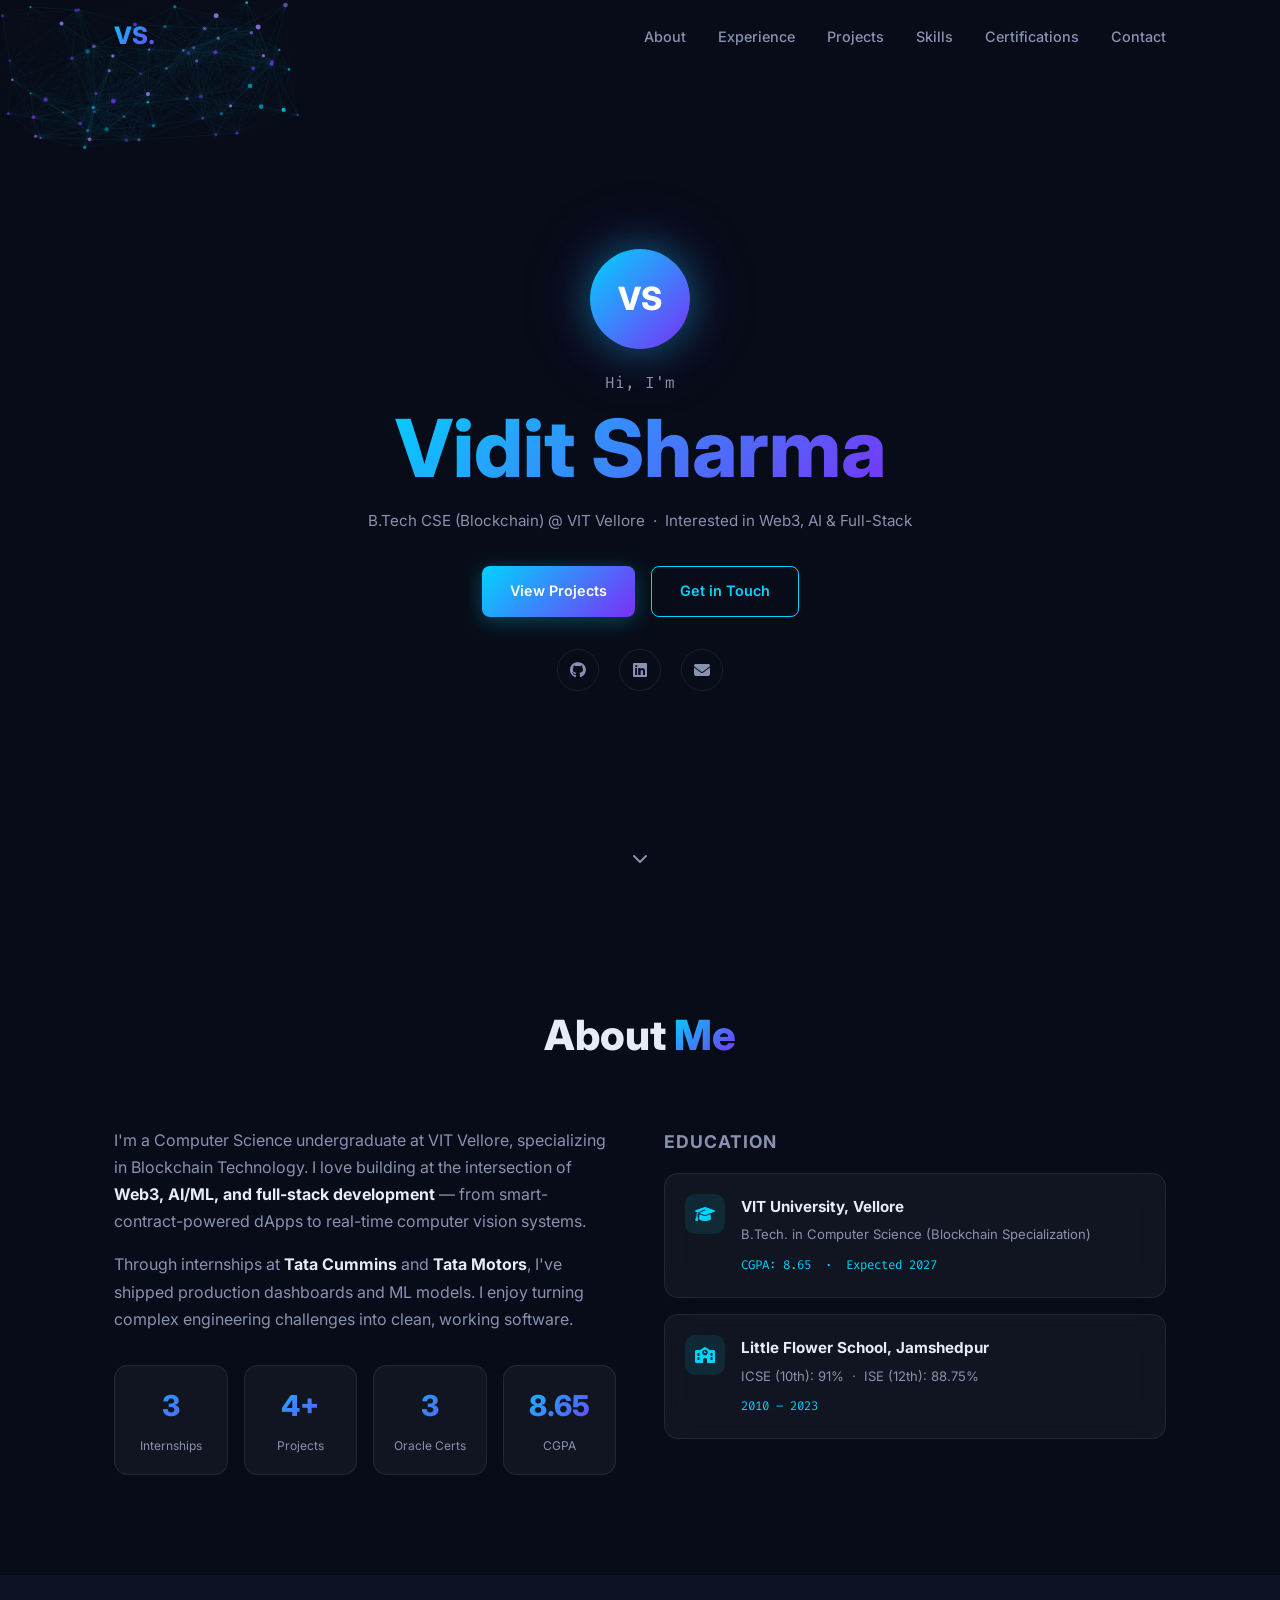
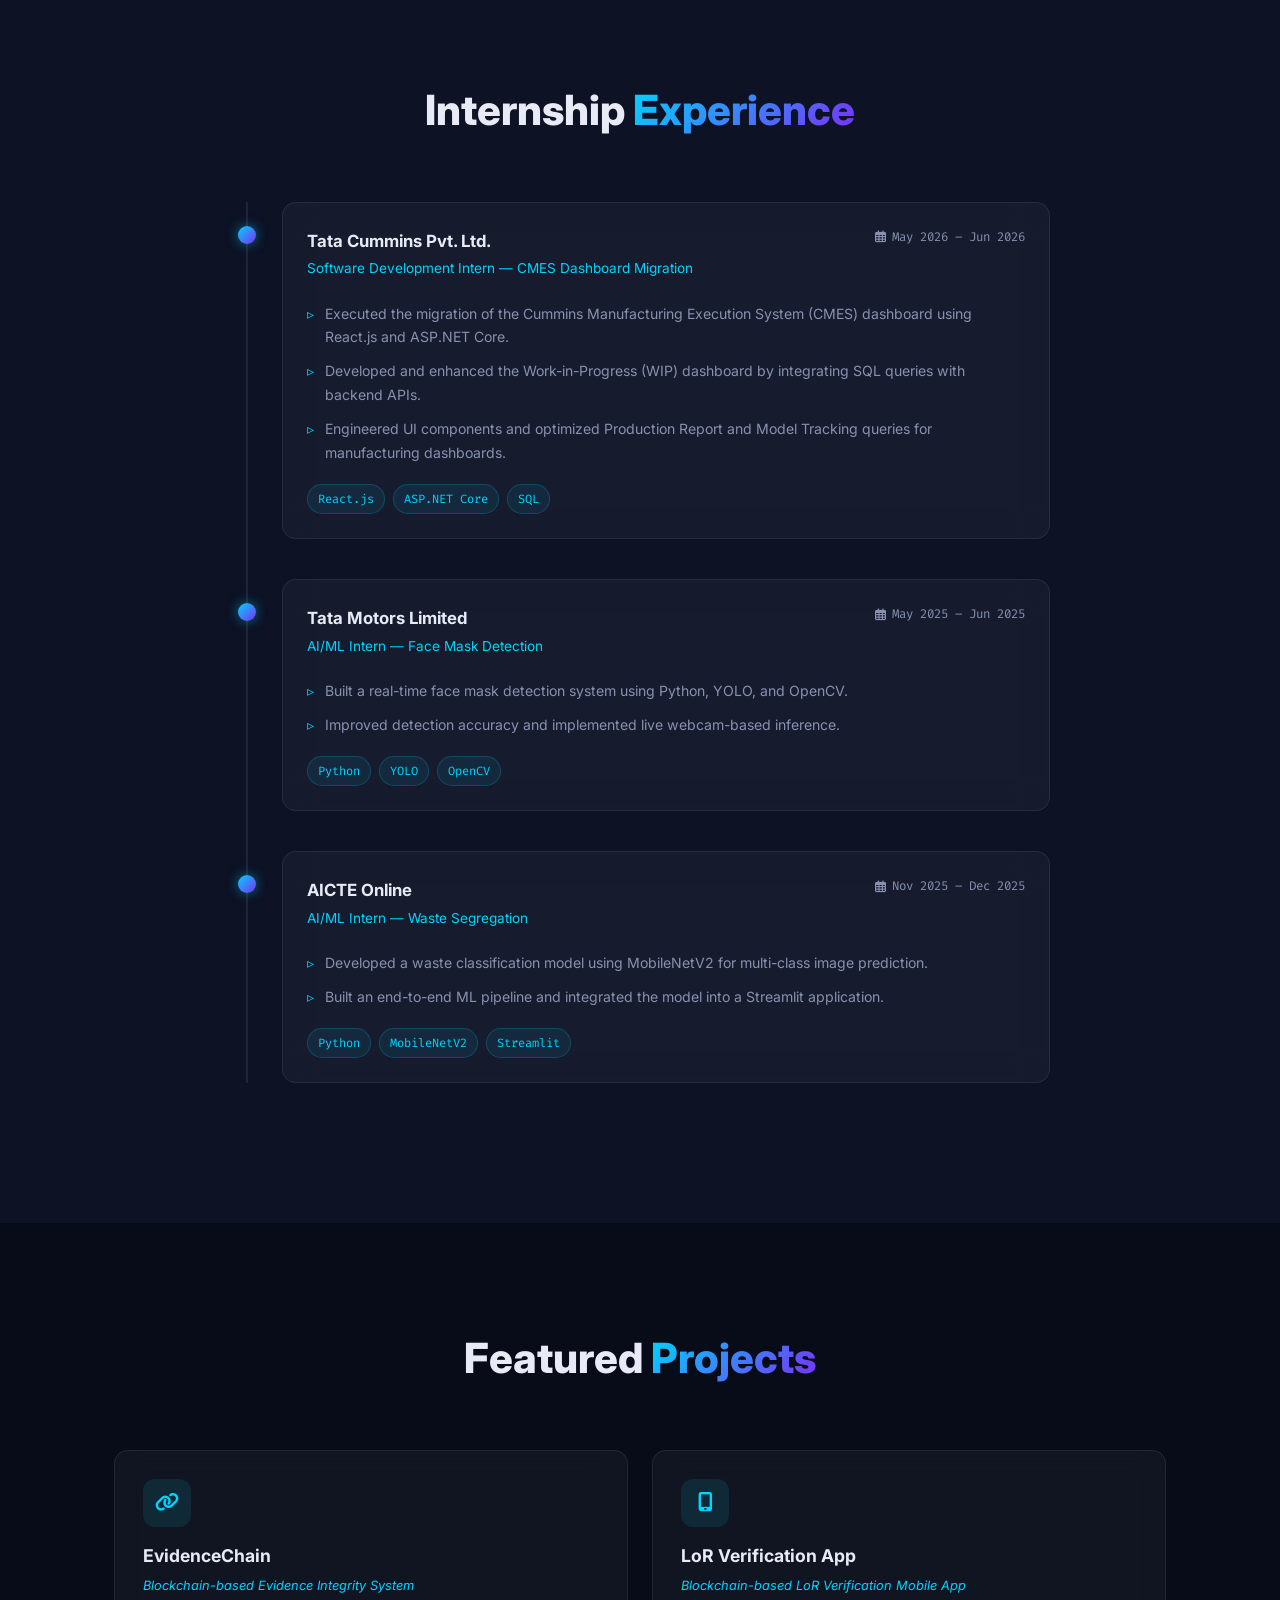
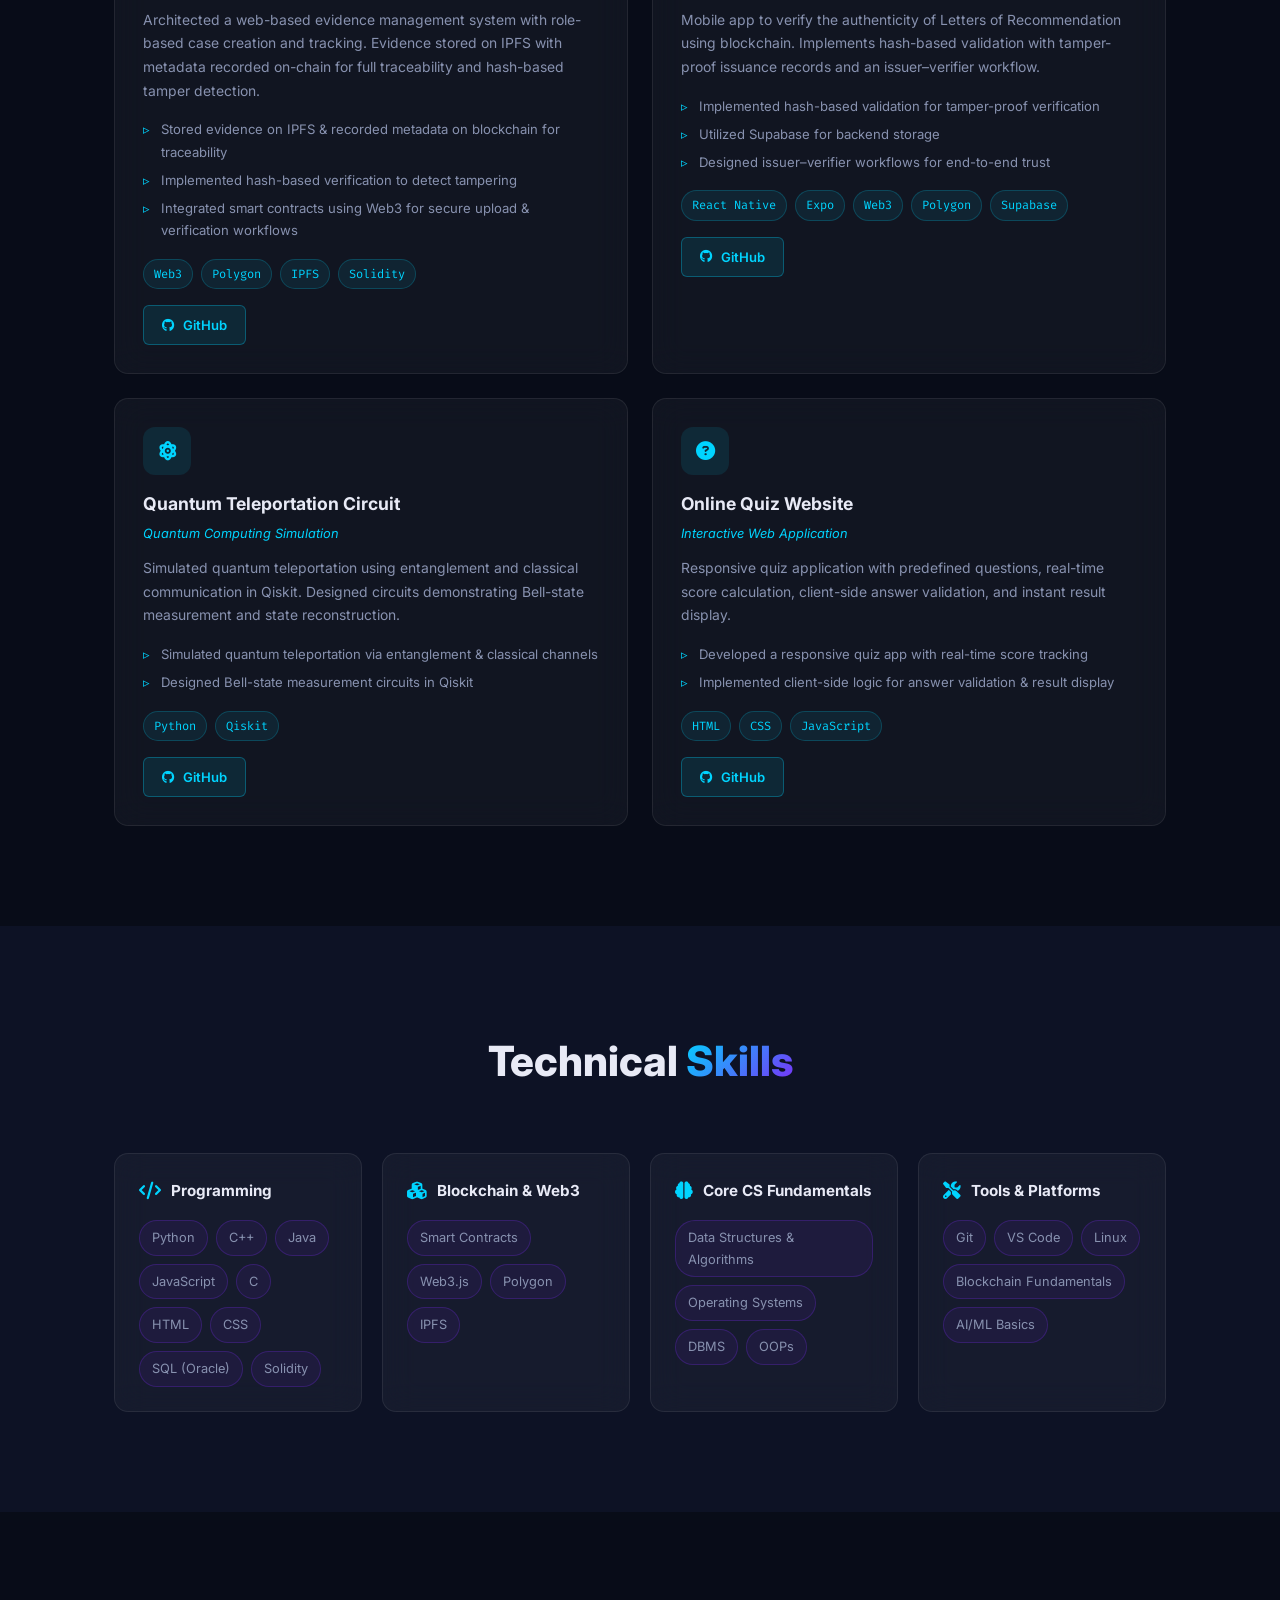
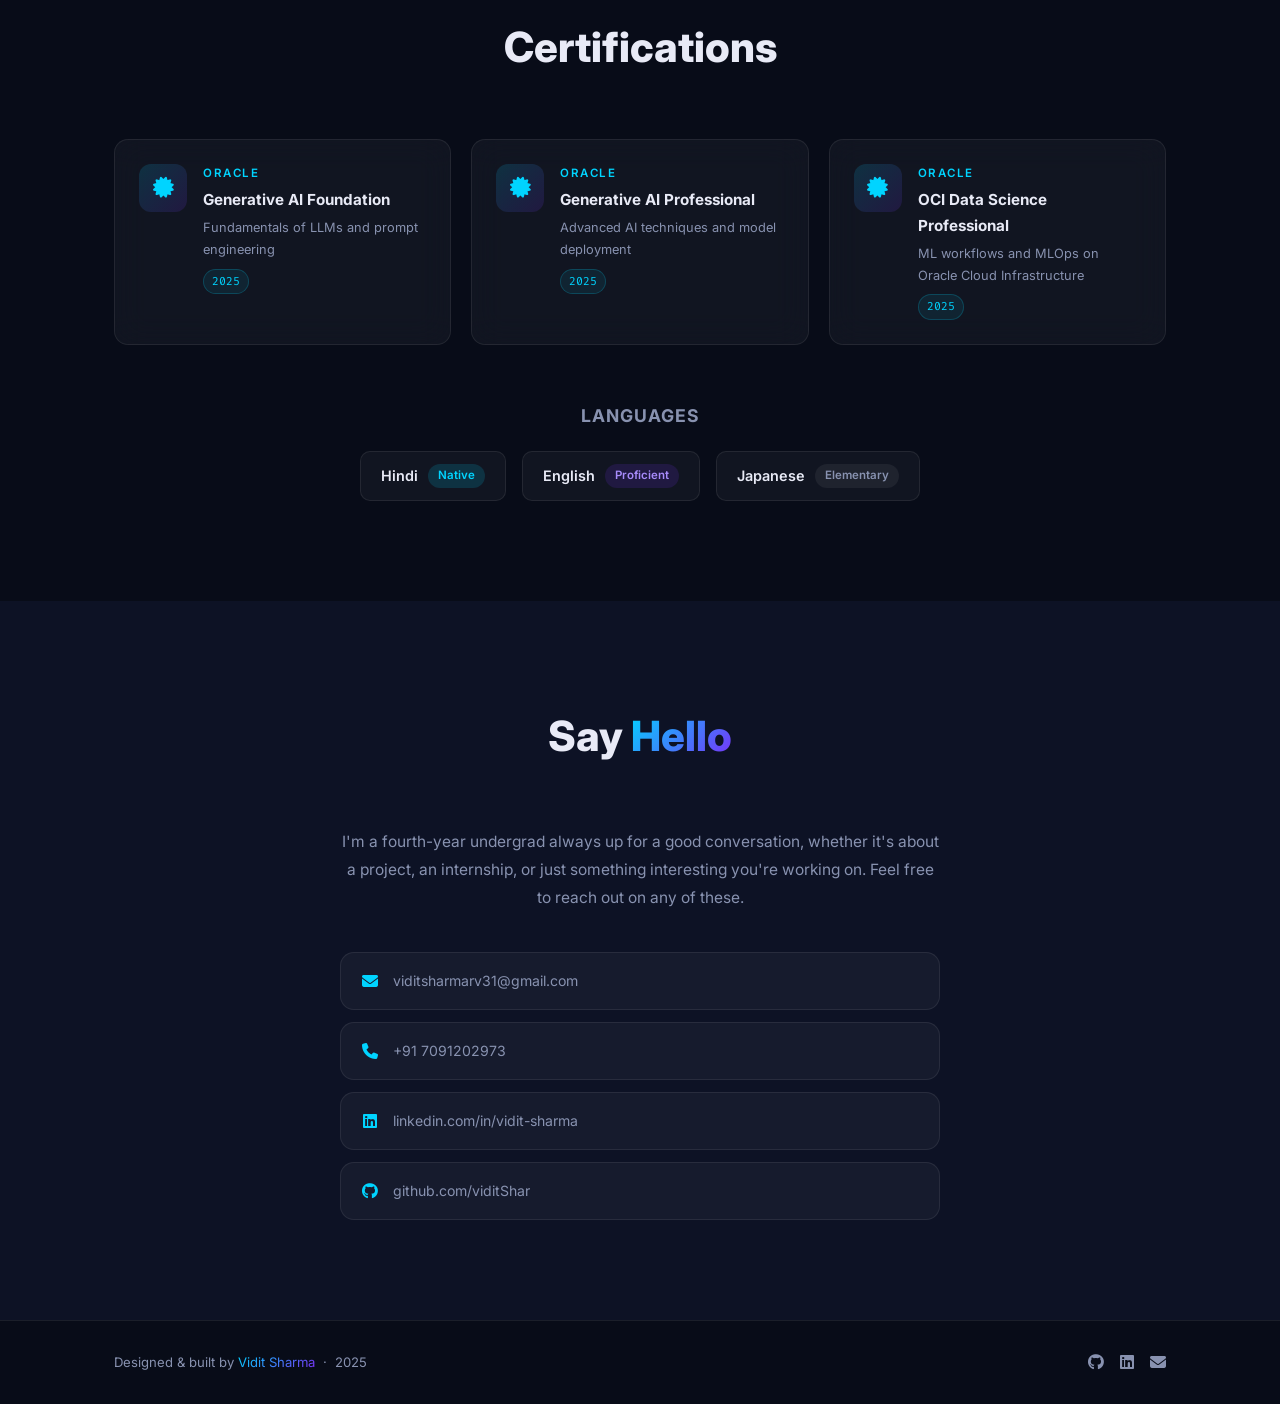
<file: index.html>
<!DOCTYPE html>
<html lang="en">
<head>
  <meta charset="UTF-8" />
  <meta name="viewport" content="width=device-width, initial-scale=1.0" />
  <title>Vidit Sharma — Portfolio</title>
  <link rel="preconnect" href="https://fonts.googleapis.com" />
  <link rel="preconnect" href="https://fonts.gstatic.com" crossorigin />
  <link href="https://fonts.googleapis.com/css2?family=Inter:wght@300;400;500;600;700;800&family=Fira+Code:wght@400;500&display=swap" rel="stylesheet" />
  <link rel="stylesheet" href="https://cdnjs.cloudflare.com/ajax/libs/font-awesome/6.5.0/css/all.min.css" />
  <link rel="stylesheet" href="style.css" />
</head>
<body>

  <!-- NAVBAR -->
  <nav id="navbar">
    <div class="nav-container">
      <a href="#hero" class="nav-logo">VS<span class="dot">.</span></a>
      <ul class="nav-links" id="nav-links">
        <li><a href="#about">About</a></li>
        <li><a href="#experience">Experience</a></li>
        <li><a href="#projects">Projects</a></li>
        <li><a href="#skills">Skills</a></li>
        <li><a href="#certifications">Certifications</a></li>
        <li><a href="#contact">Contact</a></li>
      </ul>
      <button class="hamburger" id="hamburger" aria-label="Toggle menu">
        <span></span><span></span><span></span>
      </button>
    </div>
  </nav>

  <!-- HERO -->
  <section id="hero">
    <canvas id="particles-canvas"></canvas>
    <div class="hero-content">
      <div class="hero-avatar">VS</div>
      <p class="hero-greeting">Hi, I'm</p>
      <h1 class="hero-name">Vidit Sharma</h1>
      <p class="hero-tagline">
        B.Tech CSE (Blockchain) @ VIT Vellore &nbsp;·&nbsp; Interested in Web3, AI & Full-Stack
      </p>
      <div class="hero-cta">
        <a href="#projects" class="btn btn-primary">View Projects</a>
        <a href="mailto:viditsharmarv31@gmail.com" class="btn btn-outline">Get in Touch</a>
      </div>
      <div class="hero-socials">
        <a href="https://github.com/viditShar" target="_blank" rel="noopener" aria-label="GitHub"><i class="fab fa-github"></i></a>
        <a href="https://www.linkedin.com/in/vidit-sharma-0b4bb02a3/" target="_blank" rel="noopener" aria-label="LinkedIn"><i class="fab fa-linkedin"></i></a>
        <a href="mailto:viditsharmarv31@gmail.com" aria-label="Email"><i class="fas fa-envelope"></i></a>
      </div>
    </div>
    <div class="scroll-indicator"><i class="fas fa-chevron-down"></i></div>
  </section>

  <!-- ABOUT -->
  <section id="about" class="section">
    <div class="container">
      <h2 class="section-title reveal">About <span class="accent">Me</span></h2>
      <div class="about-grid">
        <div class="about-text reveal">
          <p>
            I'm a Computer Science undergraduate at VIT Vellore, specializing in Blockchain Technology.
            I love building at the intersection of <strong>Web3, AI/ML, and full-stack development</strong> —
            from smart-contract-powered dApps to real-time computer vision systems.
          </p>
          <p>
            Through internships at <strong>Tata Cummins</strong> and <strong>Tata Motors</strong>, I've shipped
            production dashboards and ML models. I enjoy turning complex engineering challenges
            into clean, working software.
          </p>
          <div class="about-stats">
            <div class="stat"><span class="stat-num">3</span><span class="stat-label">Internships</span></div>
            <div class="stat"><span class="stat-num">4+</span><span class="stat-label">Projects</span></div>
            <div class="stat"><span class="stat-num">3</span><span class="stat-label">Oracle Certs</span></div>
            <div class="stat"><span class="stat-num">8.65</span><span class="stat-label">CGPA</span></div>
          </div>
        </div>
        <div class="education reveal">
          <h3>Education</h3>
          <div class="edu-card glass">
            <div class="edu-icon"><i class="fas fa-graduation-cap"></i></div>
            <div class="edu-info">
              <h4>VIT University, Vellore</h4>
              <p>B.Tech. in Computer Science (Blockchain Specialization)</p>
              <span class="edu-meta">CGPA: 8.65 &nbsp;·&nbsp; Expected 2027</span>
            </div>
          </div>
          <div class="edu-card glass">
            <div class="edu-icon"><i class="fas fa-school"></i></div>
            <div class="edu-info">
              <h4>Little Flower School, Jamshedpur</h4>
              <p>ICSE (10th): 91% &nbsp;·&nbsp; ISE (12th): 88.75%</p>
              <span class="edu-meta">2010 – 2023</span>
            </div>
          </div>
        </div>
      </div>
    </div>
  </section>

  <!-- EXPERIENCE -->
  <section id="experience" class="section section-alt">
    <div class="container">
      <h2 class="section-title reveal">Internship <span class="accent">Experience</span></h2>
      <div class="timeline">

        <div class="timeline-item reveal">
          <div class="timeline-dot"></div>
          <div class="timeline-card glass">
            <div class="timeline-header">
              <div>
                <h3>Tata Cummins Pvt. Ltd.</h3>
                <p class="timeline-role">Software Development Intern — CMES Dashboard Migration</p>
              </div>
              <span class="timeline-date"><i class="far fa-calendar-alt"></i> May 2026 – Jun 2026</span>
            </div>
            <ul class="timeline-bullets">
              <li>Executed the migration of the Cummins Manufacturing Execution System (CMES) dashboard using React.js and ASP.NET Core.</li>
              <li>Developed and enhanced the Work-in-Progress (WIP) dashboard by integrating SQL queries with backend APIs.</li>
              <li>Engineered UI components and optimized Production Report and Model Tracking queries for manufacturing dashboards.</li>
            </ul>
            <div class="tech-tags">
              <span class="tag">React.js</span><span class="tag">ASP.NET Core</span><span class="tag">SQL</span>
            </div>
          </div>
        </div>

        <div class="timeline-item reveal">
          <div class="timeline-dot"></div>
          <div class="timeline-card glass">
            <div class="timeline-header">
              <div>
                <h3>Tata Motors Limited</h3>
                <p class="timeline-role">AI/ML Intern — Face Mask Detection</p>
              </div>
              <span class="timeline-date"><i class="far fa-calendar-alt"></i> May 2025 – Jun 2025</span>
            </div>
            <ul class="timeline-bullets">
              <li>Built a real-time face mask detection system using Python, YOLO, and OpenCV.</li>
              <li>Improved detection accuracy and implemented live webcam-based inference.</li>
            </ul>
            <div class="tech-tags">
              <span class="tag">Python</span><span class="tag">YOLO</span><span class="tag">OpenCV</span>
            </div>
          </div>
        </div>

        <div class="timeline-item reveal">
          <div class="timeline-dot"></div>
          <div class="timeline-card glass">
            <div class="timeline-header">
              <div>
                <h3>AICTE Online</h3>
                <p class="timeline-role">AI/ML Intern — Waste Segregation</p>
              </div>
              <span class="timeline-date"><i class="far fa-calendar-alt"></i> Nov 2025 – Dec 2025</span>
            </div>
            <ul class="timeline-bullets">
              <li>Developed a waste classification model using MobileNetV2 for multi-class image prediction.</li>
              <li>Built an end-to-end ML pipeline and integrated the model into a Streamlit application.</li>
            </ul>
            <div class="tech-tags">
              <span class="tag">Python</span><span class="tag">MobileNetV2</span><span class="tag">Streamlit</span>
            </div>
          </div>
        </div>

      </div>
    </div>
  </section>

  <!-- PROJECTS -->
  <section id="projects" class="section">
    <div class="container">
      <h2 class="section-title reveal">Featured <span class="accent">Projects</span></h2>
      <div class="projects-grid">

        <div class="project-card glass reveal">
          <div class="project-icon"><i class="fas fa-link"></i></div>
          <h3>EvidenceChain</h3>
          <p class="project-subtitle">Blockchain-based Evidence Integrity System</p>
          <p class="project-desc">
            Architected a web-based evidence management system with role-based case creation and tracking.
            Evidence stored on IPFS with metadata recorded on-chain for full traceability and hash-based tamper detection.
          </p>
          <ul class="project-highlights">
            <li>Stored evidence on IPFS & recorded metadata on blockchain for traceability</li>
            <li>Implemented hash-based verification to detect tampering</li>
            <li>Integrated smart contracts using Web3 for secure upload & verification workflows</li>
          </ul>
          <div class="tech-tags">
            <span class="tag">Web3</span><span class="tag">Polygon</span><span class="tag">IPFS</span><span class="tag">Solidity</span>
          </div>
          <div class="project-links">
            <a href="https://github.com/viditShar/EvidenceChain.git" target="_blank" rel="noopener" class="btn btn-sm"><i class="fab fa-github"></i> GitHub</a>
          </div>
        </div>

        <div class="project-card glass reveal">
          <div class="project-icon"><i class="fas fa-mobile-alt"></i></div>
          <h3>LoR Verification App</h3>
          <p class="project-subtitle">Blockchain-based LoR Verification Mobile App</p>
          <p class="project-desc">
            Mobile app to verify the authenticity of Letters of Recommendation using blockchain.
            Implements hash-based validation with tamper-proof issuance records and an issuer–verifier workflow.
          </p>
          <ul class="project-highlights">
            <li>Implemented hash-based validation for tamper-proof verification</li>
            <li>Utilized Supabase for backend storage</li>
            <li>Designed issuer–verifier workflows for end-to-end trust</li>
          </ul>
          <div class="tech-tags">
            <span class="tag">React Native</span><span class="tag">Expo</span><span class="tag">Web3</span><span class="tag">Polygon</span><span class="tag">Supabase</span>
          </div>
          <div class="project-links">
            <a href="https://github.com/viditShar" target="_blank" rel="noopener" class="btn btn-sm"><i class="fab fa-github"></i> GitHub</a>
          </div>
        </div>

        <div class="project-card glass reveal">
          <div class="project-icon"><i class="fas fa-atom"></i></div>
          <h3>Quantum Teleportation Circuit</h3>
          <p class="project-subtitle">Quantum Computing Simulation</p>
          <p class="project-desc">
            Simulated quantum teleportation using entanglement and classical communication in Qiskit.
            Designed circuits demonstrating Bell-state measurement and state reconstruction.
          </p>
          <ul class="project-highlights">
            <li>Simulated quantum teleportation via entanglement & classical channels</li>
            <li>Designed Bell-state measurement circuits in Qiskit</li>
          </ul>
          <div class="tech-tags">
            <span class="tag">Python</span><span class="tag">Qiskit</span>
          </div>
          <div class="project-links">
            <a href="https://github.com/viditShar/QKD-Project.git" target="_blank" rel="noopener" class="btn btn-sm"><i class="fab fa-github"></i> GitHub</a>
          </div>
        </div>

        <div class="project-card glass reveal">
          <div class="project-icon"><i class="fas fa-question-circle"></i></div>
          <h3>Online Quiz Website</h3>
          <p class="project-subtitle">Interactive Web Application</p>
          <p class="project-desc">
            Responsive quiz application with predefined questions, real-time score calculation,
            client-side answer validation, and instant result display.
          </p>
          <ul class="project-highlights">
            <li>Developed a responsive quiz app with real-time score tracking</li>
            <li>Implemented client-side logic for answer validation & result display</li>
          </ul>
          <div class="tech-tags">
            <span class="tag">HTML</span><span class="tag">CSS</span><span class="tag">JavaScript</span>
          </div>
          <div class="project-links">
            <a href="https://github.com/viditShar" target="_blank" rel="noopener" class="btn btn-sm"><i class="fab fa-github"></i> GitHub</a>
          </div>
        </div>

      </div>
    </div>
  </section>

  <!-- SKILLS -->
  <section id="skills" class="section section-alt">
    <div class="container">
      <h2 class="section-title reveal">Technical <span class="accent">Skills</span></h2>
      <div class="skills-grid">

        <div class="skill-group glass reveal">
          <div class="skill-group-header">
            <i class="fas fa-code"></i>
            <h3>Programming</h3>
          </div>
          <div class="skill-tags">
            <span class="skill-tag">Python</span>
            <span class="skill-tag">C++</span>
            <span class="skill-tag">Java</span>
            <span class="skill-tag">JavaScript</span>
            <span class="skill-tag">C</span>
            <span class="skill-tag">HTML</span>
            <span class="skill-tag">CSS</span>
            <span class="skill-tag">SQL (Oracle)</span>
            <span class="skill-tag">Solidity</span>
          </div>
        </div>

        <div class="skill-group glass reveal">
          <div class="skill-group-header">
            <i class="fas fa-cubes"></i>
            <h3>Blockchain &amp; Web3</h3>
          </div>
          <div class="skill-tags">
            <span class="skill-tag">Smart Contracts</span>
            <span class="skill-tag">Web3.js</span>
            <span class="skill-tag">Polygon</span>
            <span class="skill-tag">IPFS</span>
          </div>
        </div>

        <div class="skill-group glass reveal">
          <div class="skill-group-header">
            <i class="fas fa-brain"></i>
            <h3>Core CS Fundamentals</h3>
          </div>
          <div class="skill-tags">
            <span class="skill-tag">Data Structures &amp; Algorithms</span>
            <span class="skill-tag">Operating Systems</span>
            <span class="skill-tag">DBMS</span>
            <span class="skill-tag">OOPs</span>
          </div>
        </div>

        <div class="skill-group glass reveal">
          <div class="skill-group-header">
            <i class="fas fa-tools"></i>
            <h3>Tools &amp; Platforms</h3>
          </div>
          <div class="skill-tags">
            <span class="skill-tag">Git</span>
            <span class="skill-tag">VS Code</span>
            <span class="skill-tag">Linux</span>
            <span class="skill-tag">Blockchain Fundamentals</span>
            <span class="skill-tag">AI/ML Basics</span>
          </div>
        </div>

      </div>
    </div>
  </section>

  <!-- CERTIFICATIONS -->
  <section id="certifications" class="section">
    <div class="container">
      <h2 class="section-title reveal">Certifications</h2>
      <div class="certs-grid">

        <div class="cert-card glass reveal">
          <div class="cert-badge"><i class="fas fa-certificate"></i></div>
          <div class="cert-info">
            <span class="cert-issuer">Oracle</span>
            <h3>Generative AI Foundation</h3>
            <p>Fundamentals of LLMs and prompt engineering</p>
            <span class="cert-year">2025</span>
          </div>
        </div>

        <div class="cert-card glass reveal">
          <div class="cert-badge"><i class="fas fa-certificate"></i></div>
          <div class="cert-info">
            <span class="cert-issuer">Oracle</span>
            <h3>Generative AI Professional</h3>
            <p>Advanced AI techniques and model deployment</p>
            <span class="cert-year">2025</span>
          </div>
        </div>

        <div class="cert-card glass reveal">
          <div class="cert-badge"><i class="fas fa-certificate"></i></div>
          <div class="cert-info">
            <span class="cert-issuer">Oracle</span>
            <h3>OCI Data Science Professional</h3>
            <p>ML workflows and MLOps on Oracle Cloud Infrastructure</p>
            <span class="cert-year">2025</span>
          </div>
        </div>

      </div>

      <!-- Languages -->
      <div class="languages-section reveal">
        <h3>Languages</h3>
        <div class="languages-list">
          <div class="lang-item"><span class="lang-name">Hindi</span><span class="lang-level native">Native</span></div>
          <div class="lang-item"><span class="lang-name">English</span><span class="lang-level proficient">Proficient</span></div>
          <div class="lang-item"><span class="lang-name">Japanese</span><span class="lang-level elementary">Elementary</span></div>
        </div>
      </div>
    </div>
  </section>

  <!-- CONTACT -->
  <section id="contact" class="section section-alt">
    <div class="container">
      <h2 class="section-title reveal">Say <span class="accent">Hello</span></h2>
      <div class="contact-centered reveal">
        <p class="contact-blurb">
          I'm a fourth-year undergrad always up for a good conversation,
          whether it's about a project, an internship, or just something interesting you're working on.
          Feel free to reach out on any of these.
        </p>
        <div class="contact-links-row">
          <a href="mailto:viditsharmarv31@gmail.com" class="contact-link">
            <i class="fas fa-envelope"></i>
            <span>viditsharmarv31@gmail.com</span>
          </a>
          <a href="tel:+917091202973" class="contact-link">
            <i class="fas fa-phone"></i>
            <span>+91 7091202973</span>
          </a>
          <a href="https://www.linkedin.com/in/vidit-sharma-0b4bb02a3/" target="_blank" rel="noopener" class="contact-link">
            <i class="fab fa-linkedin"></i>
            <span>linkedin.com/in/vidit-sharma</span>
          </a>
          <a href="https://github.com/viditShar" target="_blank" rel="noopener" class="contact-link">
            <i class="fab fa-github"></i>
            <span>github.com/viditShar</span>
          </a>
        </div>
      </div>
    </div>
  </section>

  <!-- FOOTER -->
  <footer>
    <div class="container">
      <p>Designed &amp; built by <span class="accent">Vidit Sharma</span> &nbsp;·&nbsp; 2025</p>
      <div class="footer-socials">
        <a href="https://github.com/viditShar" target="_blank" rel="noopener" aria-label="GitHub"><i class="fab fa-github"></i></a>
        <a href="https://linkedin.com/in/vidit-sharma" target="_blank" rel="noopener" aria-label="LinkedIn"><i class="fab fa-linkedin"></i></a>
        <a href="mailto:viditsharmarv31@gmail.com" aria-label="Email"><i class="fas fa-envelope"></i></a>
      </div>
    </div>
  </footer>

  <script src="script.js"></script>
</body>
</html>
</file>
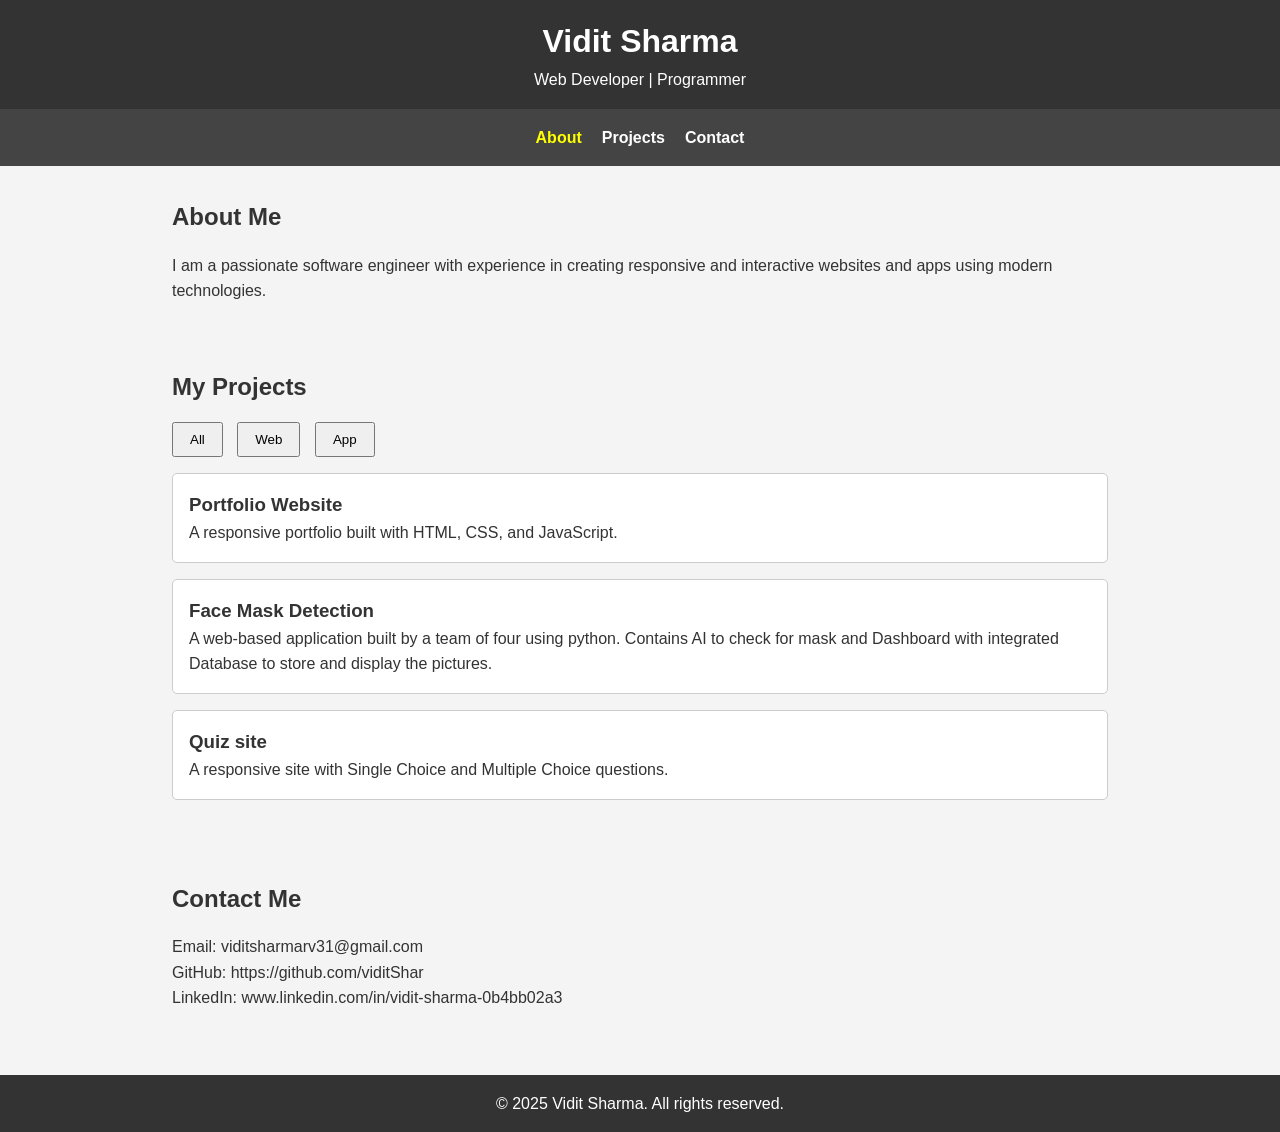
<file: portfolio.html>
<!DOCTYPE html>
<html lang="en">
<head>
  <meta charset="UTF-8">
  <meta name="viewport" content="width=device-width, initial-scale=1">
  <title>My Portfolio</title>
  <style>
    * {
      margin: 0;
      padding: 0;
      box-sizing: border-box;
    }

    body {
      font-family: 'Segoe UI', Tahoma, Geneva, Verdana, sans-serif;
      background-color: #f4f4f4;
      color: #333;
      line-height: 1.6;
    }

    header {
      background-color: #333;
      color: #fff;
      padding: 1rem 2rem;
      text-align: center;
    }

    nav {
      background: #444;
      display: flex;
      justify-content: center;
      gap: 20px;
      padding: 1rem;
    }

    nav a {
      color: white;
      text-decoration: none;
      font-weight: bold;
    }

    nav a.active {
      color: yellow;
    }

    section {
      padding: 2rem;
      max-width: 1000px;
      margin: auto;
    }

    h2 {
      margin-bottom: 1rem;
      color: #333;
    }

    .projects .project {
      border: 1px solid #ccc;
      padding: 1rem;
      margin-bottom: 1rem;
      border-radius: 5px;
      background-color: #fff;
    }

    .filters {
      margin-bottom: 1rem;
    }

    .filters button {
      margin-right: 10px;
      padding: 0.5rem 1rem;
      cursor: pointer;
    }

    footer {
      background-color: #333;
      color: white;
      text-align: center;
      padding: 1rem;
      margin-top: 2rem;
    }

    @media (max-width: 600px) {
      nav {
        flex-direction: column;
      }
    }
  </style>
</head>
<body>

  <header>
    <h1>Vidit Sharma</h1>
    <p>Web Developer | Programmer</p>
  </header>

  <nav>
    <a href="#about" class="nav-link active">About</a>
    <a href="#projects" class="nav-link">Projects</a>
    <a href="#contact" class="nav-link">Contact</a>
  </nav>

  <section id="about">
    <h2>About Me</h2>
    <p>I am a passionate software engineer with experience in creating responsive and interactive websites and apps using modern technologies.</p>
  </section>

  <section id="projects">
    <h2>My Projects</h2>
    <div class="filters">
      <button onclick="filterProjects('all')">All</button>
      <button onclick="filterProjects('web')">Web</button>
      <button onclick="filterProjects('apps')">App</button>
    </div>
    <div class="projects">
      <div class="project" data-type="web">
        <h3>Portfolio Website</h3>
        <p>A responsive portfolio built with HTML, CSS, and JavaScript.</p>
	
      </div>
      <div class="project" data-type="apps">
        <h3>Face Mask Detection</h3>
        <p>A web-based application built by a team of four using python. Contains AI to check for mask and Dashboard with integrated Database to store and display the pictures.</p>
      </div>
      <div class="project" data-type="web">
        <h3>Quiz site</h3>
   	<p>A responsive site with Single Choice and Multiple Choice questions.</p>
      </div>
    </div>
  </section>

  <section id="contact">
    <h2>Contact Me</h2>
    <p>Email: viditsharmarv31@gmail.com</p>
    <p><a href="https://github.com/viditShar" style="text-decoration: none; color: inherit;">GitHub: https://github.com/viditShar</a></p>
    <p><a href="www.linkedin.com/in/vidit-sharma-0b4bb02a3" style="text-decoration: none; color: inherit;">LinkedIn: www.linkedin.com/in/vidit-sharma-0b4bb02a3</a></p>
  </section>

  <footer>
    <p>&copy; 2025 Vidit Sharma. All rights reserved.</p>
  </footer>

  <script>
    // Navigation highlight
    const links = document.querySelectorAll('.nav-link');
    links.forEach(link => {
      link.addEventListener('click', function() {
        links.forEach(l => l.classList.remove('active'));
        this.classList.add('active');
      });
    });

    // Project filter
    function filterProjects(type) {
      const projects = document.querySelectorAll('.project');
      projects.forEach(project => {
        if (type === 'all' || project.dataset.type === type) {
          project.style.display = 'block';
        } else {
          project.style.display = 'none';
        }
      });
    }
  </script>
</body>
</html>
</file>
<file: style.css>
/* =============================================
   ROOT & RESET
   ============================================= */
*, *::before, *::after { box-sizing: border-box; margin: 0; padding: 0; }

:root {
  --bg-primary:   #080c18;
  --bg-secondary: #0d1225;
  --bg-card:      rgba(255,255,255,0.04);
  --border:       rgba(255,255,255,0.08);
  --accent1:      #00d4ff;
  --accent2:      #7b2ff7;
  --accent-grad:  linear-gradient(135deg, #00d4ff, #7b2ff7);
  --text-primary: #e8eaf6;
  --text-secondary: #8892b0;
  --font-main:    'Inter', sans-serif;
  --font-code:    'Fira Code', monospace;
  --radius:       14px;
  --transition:   0.3s ease;
  --shadow:       0 8px 32px rgba(0,0,0,0.4);
}

html { scroll-behavior: smooth; }

body {
  font-family: var(--font-main);
  background: var(--bg-primary);
  color: var(--text-primary);
  line-height: 1.7;
  overflow-x: hidden;
}

a { color: inherit; text-decoration: none; }
ul { list-style: none; }
img { max-width: 100%; }

/* =============================================
   UTILITY
   ============================================= */
.container { max-width: 1100px; margin: 0 auto; padding: 0 24px; }
.accent { background: var(--accent-grad); -webkit-background-clip: text; -webkit-text-fill-color: transparent; background-clip: text; }

.glass {
  background: var(--bg-card);
  border: 1px solid var(--border);
  backdrop-filter: blur(16px);
  -webkit-backdrop-filter: blur(16px);
  border-radius: var(--radius);
}

.btn {
  display: inline-flex;
  align-items: center;
  gap: 8px;
  padding: 12px 28px;
  border-radius: 8px;
  font-size: 0.9rem;
  font-weight: 600;
  cursor: pointer;
  transition: all var(--transition);
  border: none;
  text-decoration: none;
}
.btn-primary {
  background: var(--accent-grad);
  color: #fff;
  box-shadow: 0 4px 20px rgba(0,212,255,0.3);
}
.btn-primary:hover { transform: translateY(-2px); box-shadow: 0 8px 28px rgba(0,212,255,0.45); }

.btn-outline {
  background: transparent;
  color: var(--accent1);
  border: 1.5px solid var(--accent1);
}
.btn-outline:hover { background: rgba(0,212,255,0.1); transform: translateY(-2px); }

.btn-sm {
  padding: 8px 18px;
  font-size: 0.82rem;
  background: rgba(0,212,255,0.1);
  color: var(--accent1);
  border: 1px solid rgba(0,212,255,0.3);
  border-radius: 6px;
}
.btn-sm:hover { background: rgba(0,212,255,0.2); }

.btn-full { width: 100%; justify-content: center; }

.section { padding: 100px 0; }
.section-alt { background: var(--bg-secondary); }

.section-title {
  font-size: clamp(1.8rem, 4vw, 2.6rem);
  font-weight: 800;
  margin-bottom: 56px;
  text-align: center;
}

/* reveal animation */
.reveal {
  opacity: 0;
  transform: translateY(30px);
  transition: opacity 0.6s ease, transform 0.6s ease;
}
.reveal.visible {
  opacity: 1;
  transform: translateY(0);
}

/* tech tags */
.tech-tags { display: flex; flex-wrap: wrap; gap: 8px; margin-top: 14px; }
.tag {
  font-size: 0.75rem;
  font-family: var(--font-code);
  padding: 4px 10px;
  background: rgba(0,212,255,0.08);
  border: 1px solid rgba(0,212,255,0.2);
  border-radius: 20px;
  color: var(--accent1);
}

/* =============================================
   NAVBAR
   ============================================= */
#navbar {
  position: fixed;
  top: 0; left: 0; right: 0;
  z-index: 1000;
  padding: 16px 0;
  transition: background var(--transition), box-shadow var(--transition);
}
#navbar.scrolled {
  background: rgba(8,12,24,0.9);
  backdrop-filter: blur(20px);
  -webkit-backdrop-filter: blur(20px);
  box-shadow: 0 1px 0 var(--border);
}
.nav-container {
  max-width: 1100px; margin: 0 auto; padding: 0 24px;
  display: flex; align-items: center; justify-content: space-between;
}
.nav-logo {
  font-size: 1.5rem; font-weight: 800;
  background: var(--accent-grad);
  -webkit-background-clip: text; -webkit-text-fill-color: transparent; background-clip: text;
}
.dot { color: var(--accent1); }

.nav-links {
  display: flex; gap: 32px;
}
.nav-links a {
  font-size: 0.9rem; font-weight: 500;
  color: var(--text-secondary);
  transition: color var(--transition);
  position: relative;
}
.nav-links a::after {
  content: '';
  position: absolute; bottom: -4px; left: 0;
  width: 0; height: 2px;
  background: var(--accent-grad);
  transition: width var(--transition);
}
.nav-links a:hover, .nav-links a.active { color: var(--text-primary); }
.nav-links a:hover::after, .nav-links a.active::after { width: 100%; }

.hamburger {
  display: none;
  flex-direction: column; gap: 5px;
  background: none; border: none; cursor: pointer; padding: 4px;
}
.hamburger span {
  display: block; width: 24px; height: 2px;
  background: var(--text-primary);
  transition: all var(--transition);
}
.hamburger.open span:nth-child(1) { transform: translateY(7px) rotate(45deg); }
.hamburger.open span:nth-child(2) { opacity: 0; }
.hamburger.open span:nth-child(3) { transform: translateY(-7px) rotate(-45deg); }

/* =============================================
   HERO
   ============================================= */
#hero {
  position: relative;
  min-height: 100vh;
  display: flex; align-items: center; justify-content: center;
  overflow: hidden;
}
#particles-canvas {
  position: absolute; inset: 0;
  pointer-events: none;
}

.hero-content {
  position: relative; z-index: 1;
  text-align: center;
  padding: 80px 24px 40px;
}

.hero-avatar {
  width: 100px; height: 100px;
  border-radius: 50%;
  background: var(--accent-grad);
  display: flex; align-items: center; justify-content: center;
  font-size: 2rem; font-weight: 800; color: #fff;
  margin: 0 auto 20px;
  box-shadow: 0 0 40px rgba(0,212,255,0.4), 0 0 80px rgba(123,47,247,0.2);
  animation: pulse-glow 3s ease-in-out infinite;
}
@keyframes pulse-glow {
  0%, 100% { box-shadow: 0 0 40px rgba(0,212,255,0.4), 0 0 80px rgba(123,47,247,0.2); }
  50%       { box-shadow: 0 0 60px rgba(0,212,255,0.6), 0 0 120px rgba(123,47,247,0.35); }
}

.hero-greeting { color: var(--text-secondary); font-size: 1rem; margin-bottom: 8px; font-family: var(--font-code); }
.hero-name {
  font-size: clamp(2.5rem, 7vw, 5rem);
  font-weight: 800;
  background: var(--accent-grad);
  -webkit-background-clip: text; -webkit-text-fill-color: transparent; background-clip: text;
  margin-bottom: 16px;
  line-height: 1.1;
}

.hero-tagline {
  color: var(--text-secondary);
  font-size: 0.95rem;
  margin-bottom: 32px;
}

.hero-cta { display: flex; gap: 16px; justify-content: center; flex-wrap: wrap; margin-bottom: 32px; }

.hero-socials {
  display: flex; gap: 20px; justify-content: center;
}
.hero-socials a {
  width: 42px; height: 42px;
  border: 1px solid var(--border);
  border-radius: 50%;
  display: flex; align-items: center; justify-content: center;
  color: var(--text-secondary);
  transition: all var(--transition);
  font-size: 1rem;
}
.hero-socials a:hover { color: var(--accent1); border-color: var(--accent1); transform: translateY(-3px); }

.scroll-indicator {
  position: absolute; bottom: 28px; left: 50%; transform: translateX(-50%);
  color: var(--text-secondary);
  animation: bounce 2s ease-in-out infinite;
  cursor: pointer;
}
@keyframes bounce { 0%,100% { transform: translateX(-50%) translateY(0); } 50% { transform: translateX(-50%) translateY(8px); } }

/* =============================================
   ABOUT
   ============================================= */
.about-grid {
  display: grid;
  grid-template-columns: 1fr 1fr;
  gap: 48px;
  align-items: start;
}
.about-text p { color: var(--text-secondary); margin-bottom: 16px; }
.about-text strong { color: var(--text-primary); }

.about-stats {
  display: grid; grid-template-columns: repeat(4,1fr);
  gap: 16px; margin-top: 32px;
}
.stat {
  text-align: center; padding: 16px 8px;
  background: var(--bg-card); border: 1px solid var(--border); border-radius: var(--radius);
}
.stat-num {
  display: block; font-size: 1.8rem; font-weight: 800;
  background: var(--accent-grad);
  -webkit-background-clip: text; -webkit-text-fill-color: transparent; background-clip: text;
}
.stat-label { font-size: 0.75rem; color: var(--text-secondary); }

.education h3 { font-size: 1.1rem; margin-bottom: 16px; color: var(--text-secondary); text-transform: uppercase; letter-spacing: 1px; }

.edu-card {
  display: flex; gap: 16px; align-items: flex-start;
  padding: 20px; margin-bottom: 16px;
}
.edu-icon {
  width: 40px; height: 40px; min-width: 40px;
  border-radius: 10px;
  background: rgba(0,212,255,0.1);
  display: flex; align-items: center; justify-content: center;
  color: var(--accent1);
}
.edu-info h4 { font-size: 0.95rem; font-weight: 700; margin-bottom: 4px; }
.edu-info p { font-size: 0.82rem; color: var(--text-secondary); margin-bottom: 4px; }
.edu-meta { font-size: 0.78rem; color: var(--accent1); font-family: var(--font-code); }

/* =============================================
   EXPERIENCE TIMELINE
   ============================================= */
.timeline { position: relative; max-width: 820px; margin: 0 auto; }
.timeline::before {
  content: '';
  position: absolute; left: 16px; top: 0; bottom: 0;
  width: 2px; background: var(--border);
}

.timeline-item { position: relative; padding-left: 52px; margin-bottom: 40px; }

.timeline-dot {
  position: absolute; left: 8px; top: 24px;
  width: 18px; height: 18px; border-radius: 50%;
  background: var(--accent-grad);
  box-shadow: 0 0 12px rgba(0,212,255,0.5);
  z-index: 1;
}

.timeline-card { padding: 24px; }
.timeline-header {
  display: flex; justify-content: space-between; align-items: flex-start;
  gap: 12px; flex-wrap: wrap; margin-bottom: 16px;
}
.timeline-header h3 { font-size: 1.05rem; font-weight: 700; }
.timeline-role { font-size: 0.85rem; color: var(--accent1); margin-top: 2px; }
.timeline-date {
  font-size: 0.78rem; color: var(--text-secondary);
  white-space: nowrap; font-family: var(--font-code);
  display: flex; align-items: center; gap: 6px;
}

.timeline-bullets { padding-left: 0; }
.timeline-bullets li {
  color: var(--text-secondary); font-size: 0.88rem;
  padding: 5px 0 5px 18px; position: relative;
}
.timeline-bullets li::before {
  content: '▹';
  position: absolute; left: 0;
  color: var(--accent1);
}

/* =============================================
   PROJECTS
   ============================================= */
.projects-grid {
  display: grid;
  grid-template-columns: repeat(auto-fit, minmax(480px, 1fr));
  gap: 24px;
}

.project-card {
  padding: 28px;
  transition: transform var(--transition), box-shadow var(--transition), border-color var(--transition);
}
.project-card:hover {
  transform: translateY(-6px);
  border-color: rgba(0,212,255,0.3);
  box-shadow: 0 16px 48px rgba(0,212,255,0.1);
}

.project-icon {
  width: 48px; height: 48px; border-radius: 12px;
  background: rgba(0,212,255,0.1);
  display: flex; align-items: center; justify-content: center;
  color: var(--accent1); font-size: 1.2rem;
  margin-bottom: 14px;
}

.project-card h3 { font-size: 1.1rem; font-weight: 700; margin-bottom: 4px; }
.project-subtitle { font-size: 0.8rem; color: var(--accent1); font-style: italic; margin-bottom: 12px; }
.project-desc { font-size: 0.87rem; color: var(--text-secondary); margin-bottom: 12px; }

.project-highlights { padding-left: 0; margin-bottom: 14px; }
.project-highlights li {
  font-size: 0.82rem; color: var(--text-secondary);
  padding: 3px 0 3px 18px; position: relative;
}
.project-highlights li::before { content: '▹'; position: absolute; left: 0; color: var(--accent1); }

.project-links { margin-top: 16px; }

/* =============================================
   SKILLS
   ============================================= */
.skills-grid {
  display: grid;
  grid-template-columns: repeat(auto-fit, minmax(240px, 1fr));
  gap: 20px;
}
.skill-group { padding: 24px; }
.skill-group-header {
  display: flex; align-items: center; gap: 10px;
  margin-bottom: 16px;
}
.skill-group-header i { color: var(--accent1); font-size: 1.1rem; }
.skill-group-header h3 { font-size: 0.95rem; font-weight: 700; }

.skill-tags { display: flex; flex-wrap: wrap; gap: 8px; }
.skill-tag {
  font-size: 0.8rem;
  padding: 6px 12px;
  background: rgba(123,47,247,0.08);
  border: 1px solid rgba(123,47,247,0.25);
  border-radius: 20px;
  color: var(--text-secondary);
  transition: all var(--transition);
  cursor: default;
}
.skill-tag:hover { background: rgba(0,212,255,0.12); border-color: var(--accent1); color: var(--accent1); transform: translateY(-2px); }

/* =============================================
   CERTIFICATIONS
   ============================================= */
.certs-grid {
  display: grid;
  grid-template-columns: repeat(auto-fit, minmax(300px, 1fr));
  gap: 20px; margin-bottom: 56px;
}
.cert-card {
  display: flex; gap: 16px; align-items: flex-start;
  padding: 24px;
  transition: transform var(--transition), border-color var(--transition);
}
.cert-card:hover { transform: translateY(-4px); border-color: rgba(0,212,255,0.3); }

.cert-badge {
  width: 48px; height: 48px; min-width: 48px; border-radius: 12px;
  background: linear-gradient(135deg, rgba(0,212,255,0.15), rgba(123,47,247,0.15));
  display: flex; align-items: center; justify-content: center;
  font-size: 1.3rem; color: var(--accent1);
}
.cert-issuer {
  display: block; font-size: 0.72rem; text-transform: uppercase; letter-spacing: 1.5px;
  color: var(--accent1); margin-bottom: 4px; font-weight: 600;
}
.cert-info h3 { font-size: 0.95rem; font-weight: 700; margin-bottom: 4px; }
.cert-info p { font-size: 0.8rem; color: var(--text-secondary); }
.cert-year {
  display: inline-block; margin-top: 8px;
  font-size: 0.72rem; font-family: var(--font-code);
  background: rgba(0,212,255,0.08); border: 1px solid rgba(0,212,255,0.2);
  padding: 2px 8px; border-radius: 20px; color: var(--accent1);
}

/* Languages */
.languages-section h3 {
  font-size: 1.1rem; margin-bottom: 20px;
  text-align: center; color: var(--text-secondary); text-transform: uppercase; letter-spacing: 1px;
}
.languages-list { display: flex; gap: 16px; justify-content: center; flex-wrap: wrap; }
.lang-item {
  display: flex; align-items: center; gap: 10px;
  padding: 12px 20px;
  background: var(--bg-card); border: 1px solid var(--border); border-radius: 10px;
}
.lang-name { font-weight: 600; font-size: 0.9rem; }
.lang-level {
  font-size: 0.72rem; padding: 2px 10px; border-radius: 20px; font-weight: 600;
}
.native    { background: rgba(0,212,255,0.15); color: var(--accent1); }
.proficient{ background: rgba(123,47,247,0.15); color: #a78bfa; }
.elementary{ background: rgba(255,255,255,0.06); color: var(--text-secondary); }

/* =============================================
   CONTACT
   ============================================= */
.contact-centered {
  max-width: 600px;
  margin: 0 auto;
  text-align: center;
}
.contact-blurb {
  color: var(--text-secondary);
  font-size: 0.97rem;
  line-height: 1.8;
  margin-bottom: 40px;
}
.contact-links-row {
  display: flex;
  flex-direction: column;
  gap: 12px;
}
.contact-link {
  display: flex; align-items: center; gap: 14px;
  padding: 16px 20px;
  background: var(--bg-card); border: 1px solid var(--border); border-radius: var(--radius);
  color: var(--text-secondary);
  transition: all var(--transition);
}
.contact-link i { color: var(--accent1); font-size: 1rem; width: 18px; text-align: center; }
.contact-link span { font-size: 0.88rem; }
.contact-link:hover { border-color: rgba(0,212,255,0.3); color: var(--text-primary); transform: translateX(4px); }

/* =============================================
   FOOTER
   ============================================= */
footer {
  padding: 28px 0;
  border-top: 1px solid var(--border);
  background: var(--bg-primary);
}
footer .container {
  display: flex; align-items: center; justify-content: space-between; flex-wrap: wrap; gap: 12px;
}
footer p { font-size: 0.82rem; color: var(--text-secondary); }
.footer-socials { display: flex; gap: 16px; }
.footer-socials a {
  color: var(--text-secondary); font-size: 1rem; transition: color var(--transition);
}
.footer-socials a:hover { color: var(--accent1); }

/* =============================================
   RESPONSIVE
   ============================================= */
@media (max-width: 768px) {
  .hamburger { display: flex; }
  .nav-links {
    position: fixed; top: 60px; left: 0; right: 0;
    background: rgba(8,12,24,0.97);
    backdrop-filter: blur(20px);
    flex-direction: column; gap: 0;
    max-height: 0; overflow: hidden;
    transition: max-height 0.4s ease;
  }
  .nav-links.open { max-height: 400px; }
  .nav-links li a {
    display: block; padding: 16px 24px;
    border-bottom: 1px solid var(--border);
  }

  .about-grid { grid-template-columns: 1fr; gap: 32px; }
  .about-stats { grid-template-columns: repeat(2,1fr); }
  .projects-grid { grid-template-columns: 1fr; }
  .skills-grid { grid-template-columns: 1fr 1fr; }
  .certs-grid { grid-template-columns: 1fr; }

  .timeline::before { left: 10px; }
  .timeline-item { padding-left: 38px; }
  .timeline-dot { left: 2px; }

  footer .container { flex-direction: column; text-align: center; }
}

@media (max-width: 480px) {
  .about-stats { grid-template-columns: repeat(2,1fr); }
  .skills-grid { grid-template-columns: 1fr; }
  .hero-cta { flex-direction: column; align-items: center; }
}
</file>
